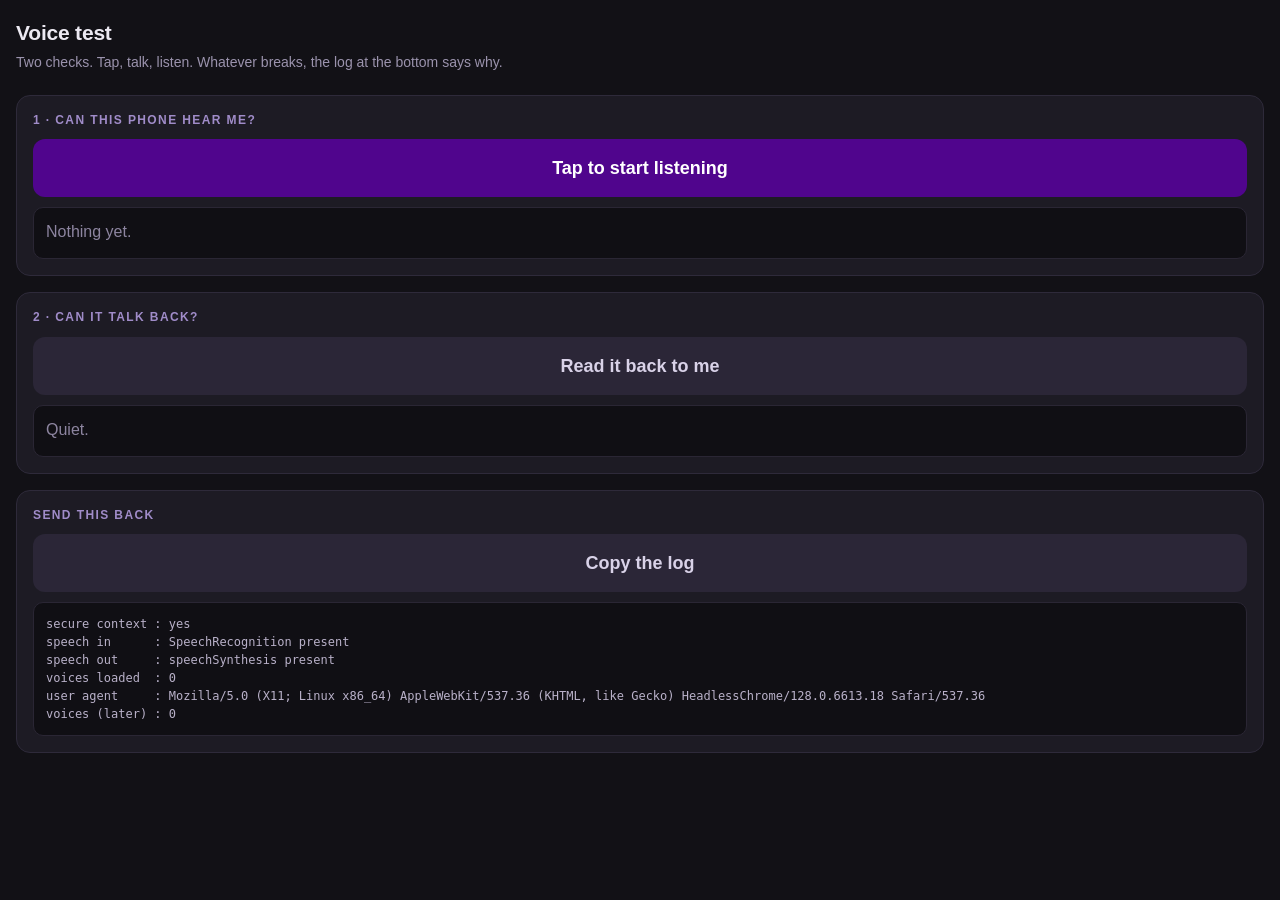
<file: index.html>
<!DOCTYPE html>
<html lang="en">
<head>
<meta charset="utf-8">
<meta name="viewport" content="width=device-width, initial-scale=1, viewport-fit=cover">
<title>Voice Test</title>
<style>
  :root { color-scheme: dark; }
  * { box-sizing: border-box; -webkit-tap-highlight-color: transparent; }
  body {
    margin: 0; padding: 18px 16px 60px;
    font: 17px/1.45 -apple-system, BlinkMacSystemFont, "Segoe UI", sans-serif;
    background: #121116; color: #ece9f2;
  }
  h1 { font-size: 21px; margin: 0 0 4px; letter-spacing: -0.2px; }
  .sub { color: #9b93ad; font-size: 14px; margin: 0 0 22px; }
  .card {
    background: #1d1b24; border: 1px solid #2e2a3a; border-radius: 14px;
    padding: 16px; margin: 0 0 16px;
  }
  .label { font-size: 12px; letter-spacing: 1.4px; text-transform: uppercase; color: #a08cc9; margin: 0 0 10px; font-weight: 600; }
  button {
    display: block; width: 100%; border: 0; border-radius: 12px;
    font: inherit; font-weight: 600; font-size: 18px; padding: 16px;
    background: #50058D; color: #fff; margin: 0 0 10px; cursor: pointer;
  }
  button:active { opacity: .82; }
  button.ghost { background: #2b2637; color: #d9d2e8; }
  button.on { background: #b3261e; }
  .out {
    background: #100f14; border: 1px solid #2a2634; border-radius: 10px;
    padding: 12px; min-height: 52px; font-size: 16px; word-break: break-word;
    white-space: pre-wrap; color: #f2eefb; margin: 6px 0 0;
  }
  .out.dim { color: #8d85a0; }
  pre.log {
    background: #100f14; border: 1px solid #2a2634; border-radius: 10px;
    padding: 12px; font-size: 12px; line-height: 1.5; overflow-x: auto;
    white-space: pre-wrap; word-break: break-word; color: #b9b1c9; margin: 0;
  }
  .pill { display: inline-block; font-size: 12px; padding: 3px 9px; border-radius: 99px; margin: 0 6px 6px 0; }
  .yes { background: #14401f; color: #7ee29a; }
  .no  { background: #401717; color: #ff9b9b; }
</style>
</head>
<body>

<h1>Voice test</h1>
<p class="sub">Two checks. Tap, talk, listen. Whatever breaks, the log at the bottom says why.</p>

<div class="card">
  <p class="label">1 &middot; Can this phone hear me?</p>
  <button id="talkBtn">Tap to start listening</button>
  <div class="out dim" id="heard">Nothing yet.</div>
</div>

<div class="card">
  <p class="label">2 &middot; Can it talk back?</p>
  <button id="speakBtn" class="ghost">Read it back to me</button>
  <div class="out dim" id="speaking">Quiet.</div>
</div>

<div class="card">
  <p class="label">Send this back</p>
  <button id="copyBtn" class="ghost">Copy the log</button>
  <pre class="log" id="log">starting…</pre>
</div>

<script>
(function () {
  var logEl = document.getElementById('log');
  var lines = [];
  function log(msg) {
    lines.push(msg);
    logEl.textContent = lines.join('\n');
  }

  var SR = window.SpeechRecognition || window.webkitSpeechRecognition;

  // ---- environment report ------------------------------------------------
  var voices = (window.speechSynthesis && window.speechSynthesis.getVoices()) || [];
  log('secure context : ' + (window.isSecureContext ? 'yes' : 'NO'));
  log('speech in      : ' + (SR ? 'SpeechRecognition present' : 'NOT SUPPORTED'));
  log('speech out     : ' + (window.speechSynthesis ? 'speechSynthesis present' : 'NOT SUPPORTED'));
  log('voices loaded  : ' + voices.length);
  log('user agent     : ' + navigator.userAgent);

  if (window.speechSynthesis) {
    // iOS fills the voice list asynchronously
    window.speechSynthesis.onvoiceschanged = function () {
      log('voices (later) : ' + window.speechSynthesis.getVoices().length);
    };
  }

  // ---- 1. hearing --------------------------------------------------------
  var heardEl = document.getElementById('heard');
  var talkBtn = document.getElementById('talkBtn');
  var rec = null;
  var listening = false;

  if (!SR) {
    heardEl.textContent = 'This browser will not listen. Safari should. Tell Dolman the log below.';
    talkBtn.disabled = true;
    talkBtn.textContent = 'Not available here';
  }

  talkBtn.addEventListener('click', function () {
    if (listening) { try { rec.stop(); } catch (e) {} return; }
    try {
      rec = new SR();
    } catch (e) {
      log('recognition ctor failed: ' + e.name + ' / ' + e.message);
      heardEl.textContent = 'Could not start: ' + e.name;
      return;
    }
    rec.lang = 'en-US';
    rec.continuous = true;
    rec.interimResults = true;
    rec.maxAlternatives = 1;

    var finalText = '';

    rec.onstart = function () {
      listening = true;
      talkBtn.textContent = 'Listening — tap to stop';
      talkBtn.classList.add('on');
      heardEl.classList.remove('dim');
      log('listening started');
    };

    rec.onresult = function (ev) {
      var interim = '';
      for (var i = ev.resultIndex; i < ev.results.length; i++) {
        var t = ev.results[i][0].transcript;
        if (ev.results[i].isFinal) { finalText += t + ' '; } else { interim += t; }
      }
      heardEl.textContent = (finalText + interim).trim() || '…';
      if (finalText) { window.__heard = finalText.trim(); }
    };

    rec.onerror = function (ev) {
      log('listening error : ' + ev.error);
      heardEl.textContent = 'Stopped: ' + ev.error;
    };

    rec.onend = function () {
      listening = false;
      talkBtn.textContent = 'Tap to start listening';
      talkBtn.classList.remove('on');
      log('listening ended');
      if (!finalText) { heardEl.textContent = 'Heard nothing that time.'; }
    };

    try {
      rec.start();
      log('recognition.start() called');
    } catch (e) {
      log('start() threw: ' + e.name + ' / ' + e.message);
      heardEl.textContent = 'Could not start: ' + e.name;
    }
  });

  // ---- 2. speaking -------------------------------------------------------
  var speakEl = document.getElementById('speaking');
  var synth = window.speechSynthesis;

  function speak(text) {
    if (!synth) { speakEl.textContent = 'This browser will not speak.'; return; }
    // iOS needs a user gesture and often one warmed-up call
    synth.cancel();
    var u = new SpeechSynthesisUtterance(text);
    u.rate = 1.0; u.pitch = 1.0; u.volume = 1.0;
    var v = synth.getVoices();
    if (v.length) {
      for (var i = 0; i < v.length; i++) {
        if (/en[-_]US/i.test(v[i].lang)) { u.voice = v[i]; break; }
      }
    }
    u.onstart = function () { speakEl.classList.remove('dim'); speakEl.textContent = 'Speaking…'; log('speak started'); };
    u.onend   = function () { speakEl.textContent = 'Finished.'; log('speak finished'); };
    u.onerror = function (ev) { speakEl.textContent = 'Speech error: ' + (ev.error || 'unknown'); log('speak error: ' + (ev.error || 'unknown')); };
    synth.speak(u);
    setTimeout(function () {
      if (synth.speaking) { log('still speaking after 400ms: yes'); }
      else { log('still speaking after 400ms: no'); }
    }, 400);
  }

  document.getElementById('speakBtn').addEventListener('click', function () {
    var t = (window.__heard && window.__heard.length) ? window.__heard
          : 'Dolman here. If you can hear this, the phone can talk.';
    log('speak text: ' + t);
    speak(t);
  });

  // ---- send the log back -------------------------------------------------
  document.getElementById('copyBtn').addEventListener('click', function () {
    var payload = 'VOICE TEST LOG\n' + lines.join('\n');
    if (navigator.clipboard && navigator.clipboard.writeText) {
      navigator.clipboard.writeText(payload).then(
        function () { copyBtn.textContent = 'Copied — paste it to Dolman'; },
        function () { copyBtn.textContent = 'Copy failed — read it off the screen'; }
      );
    } else {
      copyBtn.textContent = 'Copy unsupported — read it off the screen';
    }
  });
})();
</script>
</body>
</html>
</file>
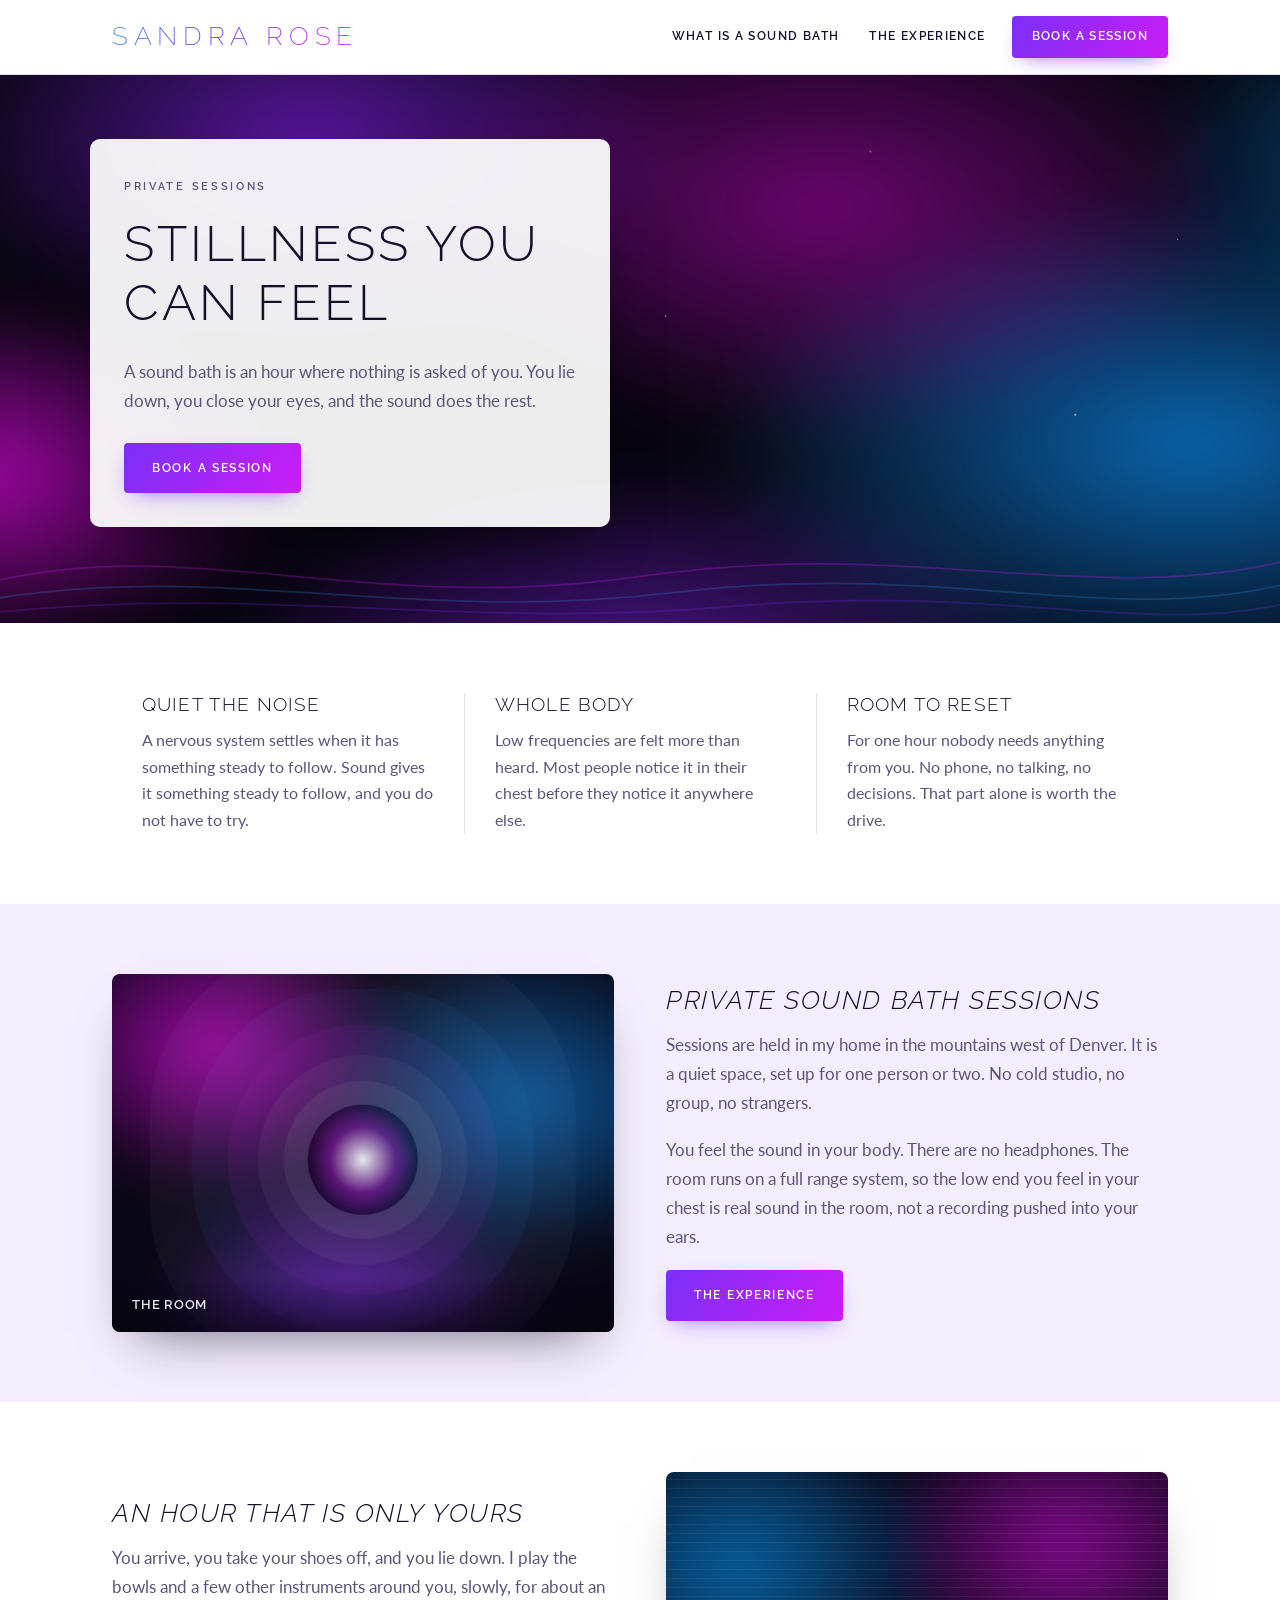
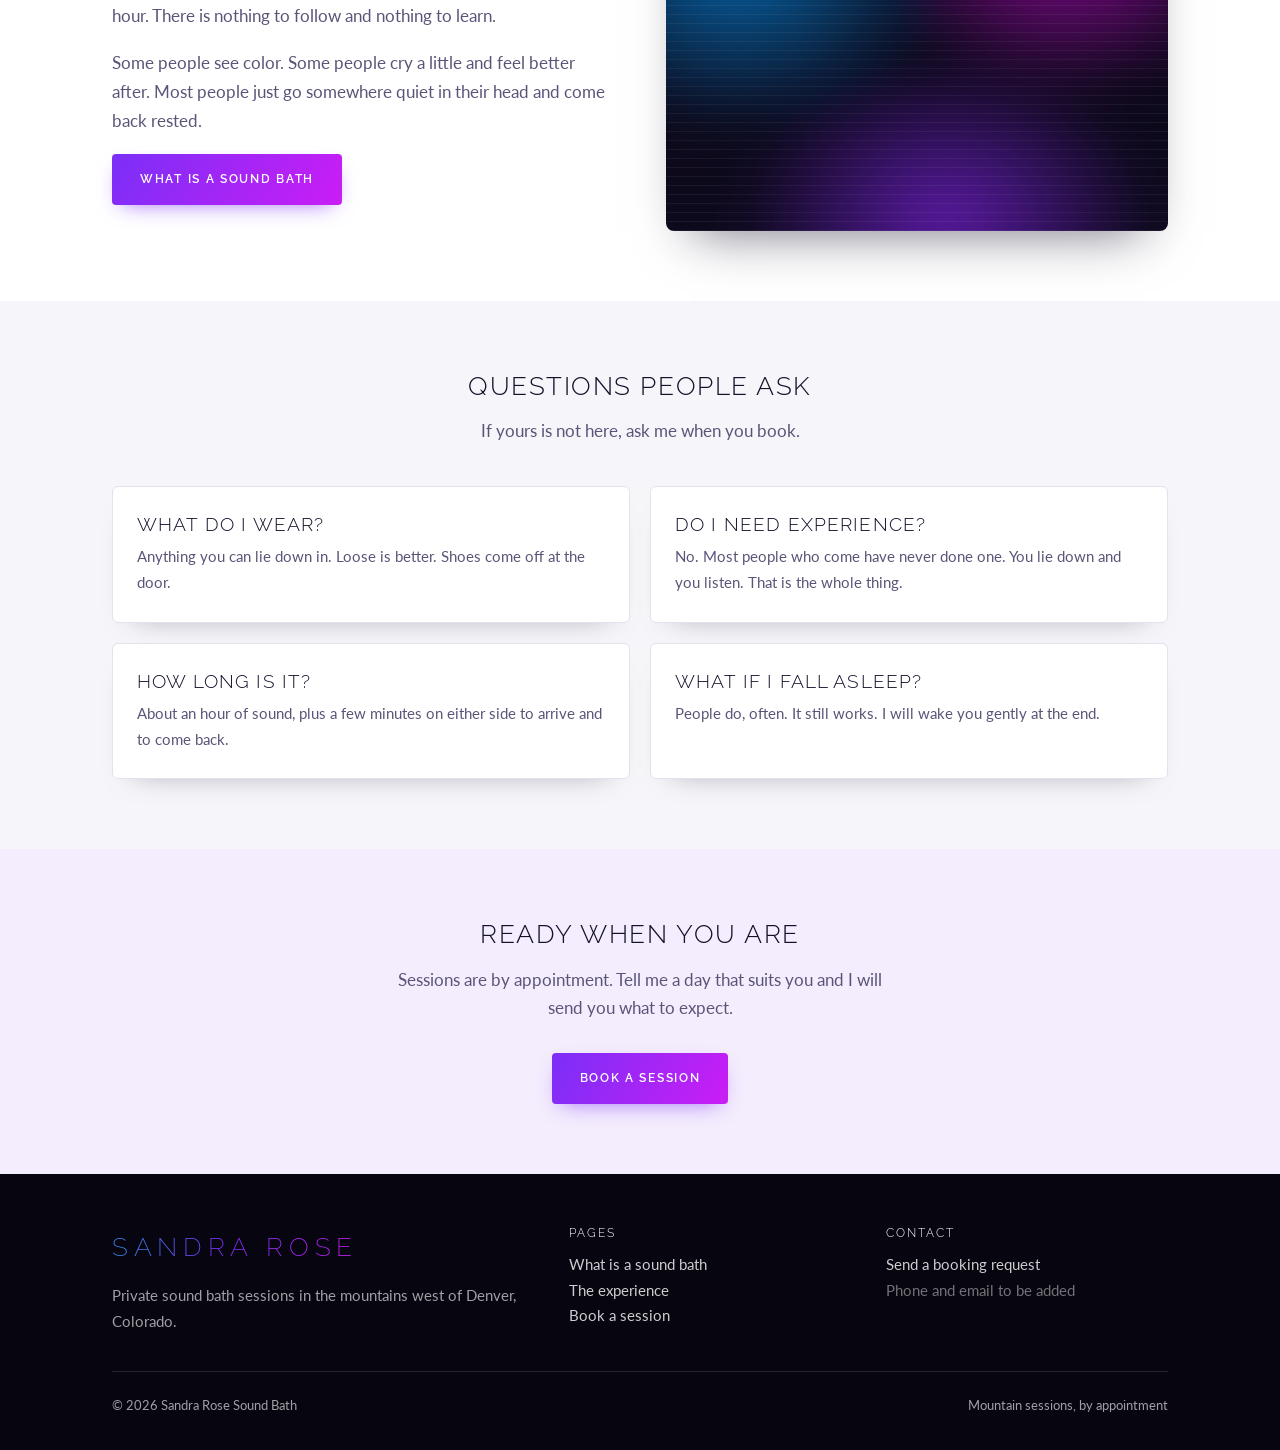
<file: soundbath/index.html>
<!DOCTYPE html>
<html lang="en">
<head>
<meta charset="utf-8">
<meta name="viewport" content="width=device-width, initial-scale=1">
<title>Sandra Rose Sound Bath</title>
<meta name="description" content="Private sound bath sessions in the mountains west of Denver. One person or two, no group, no headphones. You lie down and the sound does the rest.">
<link rel="preconnect" href="https://fonts.googleapis.com">
<link rel="preconnect" href="https://fonts.gstatic.com" crossorigin>
<link href="https://fonts.googleapis.com/css2?family=Lato:wght@400;700&family=Raleway:wght@200;300;600&display=swap" rel="stylesheet">
<link rel="stylesheet" href="site.css">
</head>
<body>
<a class="skip" href="#main">Skip to content</a>

<header class="site-head">
  <div class="wrap head-in">
    <a class="brand" href="index.html">Sandra&nbsp;Rose</a>
    <button class="burger" id="burger" aria-label="Menu"><span></span><span></span><span></span></button>
    <nav class="nav" id="nav">
      <a href="what-is-a-sound-bath.html">What is a sound bath</a>
      <a href="the-experience.html">The experience</a>
      <a class="cta" href="book.html">Book a session</a>
    </nav>
  </div>
</header>

<main id="main">

  <!-- HERO -->
  <section class="cosmos">
    <div class="wrap hero">
      <div class="hero-card">
        <p class="eyebrow">Private sessions</p>
        <h1>Stillness you can feel</h1>
        <p>A sound bath is an hour where nothing is asked of you. You lie down, you close your eyes, and the sound does the rest.</p>
        <a class="btn" href="book.html">Book a session</a>
      </div>
    </div>
    <svg class="waves" viewBox="0 0 1440 140" preserveAspectRatio="none" aria-hidden="true">
      <path d="M0,90 C220,40 420,130 720,86 C1020,42 1220,120 1440,70" fill="none" stroke="rgba(202,29,245,.55)" stroke-width="2"/>
      <path d="M0,110 C260,70 460,140 760,104 C1060,68 1240,142 1440,96" fill="none" stroke="rgba(47,143,228,.5)" stroke-width="2"/>
      <path d="M0,126 C300,96 520,146 820,120 C1120,94 1280,152 1440,118" fill="none" stroke="rgba(123,47,247,.45)" stroke-width="2"/>
    </svg>
  </section>

  <!-- THREE -->
  <section class="band">
    <div class="wrap">
      <div class="trio">
        <div>
          <h3>Quiet the noise</h3>
          <p>A nervous system settles when it has something steady to follow. Sound gives it something steady to follow, and you do not have to try.</p>
        </div>
        <div>
          <h3>Whole body</h3>
          <p>Low frequencies are felt more than heard. Most people notice it in their chest before they notice it anywhere else.</p>
        </div>
        <div>
          <h3>Room to reset</h3>
          <p>For one hour nobody needs anything from you. No phone, no talking, no decisions. That part alone is worth the drive.</p>
        </div>
      </div>
    </div>
  </section>

  <!-- PRIVATE SESSIONS -->
  <section class="band lav">
    <div class="wrap split">
      <div class="art bowl"><span class="art-cap">The room</span></div>
      <div>
        <h2>Private sound bath sessions</h2>
        <p>Sessions are held in my home in the mountains west of Denver. It is a quiet space, set up for one person or two. No cold studio, no group, no strangers.</p>
        <p>You feel the sound in your body. There are no headphones. The room runs on a full range system, so the low end you feel in your chest is real sound in the room, not a recording pushed into your ears.</p>
        <a class="btn" href="the-experience.html">The experience</a>
      </div>
    </div>
  </section>

  <!-- WHAT IT IS LIKE -->
  <section class="band">
    <div class="wrap split flip">
      <div class="art cool"></div>
      <div>
        <h2>An hour that is only yours</h2>
        <p>You arrive, you take your shoes off, and you lie down. I play the bowls and a few other instruments around you, slowly, for about an hour. There is nothing to follow and nothing to learn.</p>
        <p>Some people see color. Some people cry a little and feel better after. Most people just go somewhere quiet in their head and come back rested.</p>
        <a class="btn" href="what-is-a-sound-bath.html">What is a sound bath</a>
      </div>
    </div>
  </section>

  <!-- FAQ -->
  <section class="band mist">
    <div class="wrap">
      <h2 class="center">Questions people ask</h2>
      <p class="center" style="max-width:560px;margin:0 auto 40px;">If yours is not here, ask me when you book.</p>
      <div class="grid2">
        <div class="card">
          <h3>What do I wear?</h3>
          <p>Anything you can lie down in. Loose is better. Shoes come off at the door.</p>
        </div>
        <div class="card">
          <h3>Do I need experience?</h3>
          <p>No. Most people who come have never done one. You lie down and you listen. That is the whole thing.</p>
        </div>
        <div class="card">
          <h3>How long is it?</h3>
          <p>About an hour of sound, plus a few minutes on either side to arrive and to come back.</p>
        </div>
        <div class="card">
          <h3>What if I fall asleep?</h3>
          <p>People do, often. It still works. I will wake you gently at the end.</p>
        </div>
      </div>
    </div>
  </section>

  <!-- CLOSE -->
  <section class="band lav">
    <div class="wrap center">
      <h2>Ready when you are</h2>
      <p style="max-width:520px;margin:0 auto 30px;">Sessions are by appointment. Tell me a day that suits you and I will send you what to expect.</p>
      <a class="btn" href="book.html">Book a session</a>
    </div>
  </section>

</main>

<footer class="site-foot">
  <div class="wrap">
    <div class="foot-grid">
      <div>
        <span class="brand">Sandra&nbsp;Rose</span>
        <p style="margin:0;">Private sound bath sessions in the mountains west of Denver, Colorado.</p>
      </div>
      <div>
        <h4>Pages</h4>
        <p class="mb0">
          <a href="what-is-a-sound-bath.html">What is a sound bath</a><br>
          <a href="the-experience.html">The experience</a><br>
          <a href="book.html">Book a session</a>
        </p>
      </div>
      <div>
        <h4>Contact</h4>
        <p class="mb0">
          <a href="book.html">Send a booking request</a><br>
          <span style="opacity:.7;">Phone and email to be added</span>
        </p>
      </div>
    </div>
    <div class="foot-bar">
      <span>&copy; 2026 Sandra Rose Sound Bath</span>
      <span>Mountain sessions, by appointment</span>
    </div>
  </div>
</footer>

<script>
document.getElementById('burger').addEventListener('click',function(){
  document.getElementById('nav').classList.toggle('open');
});
</script>
</body>
</html>
</file>
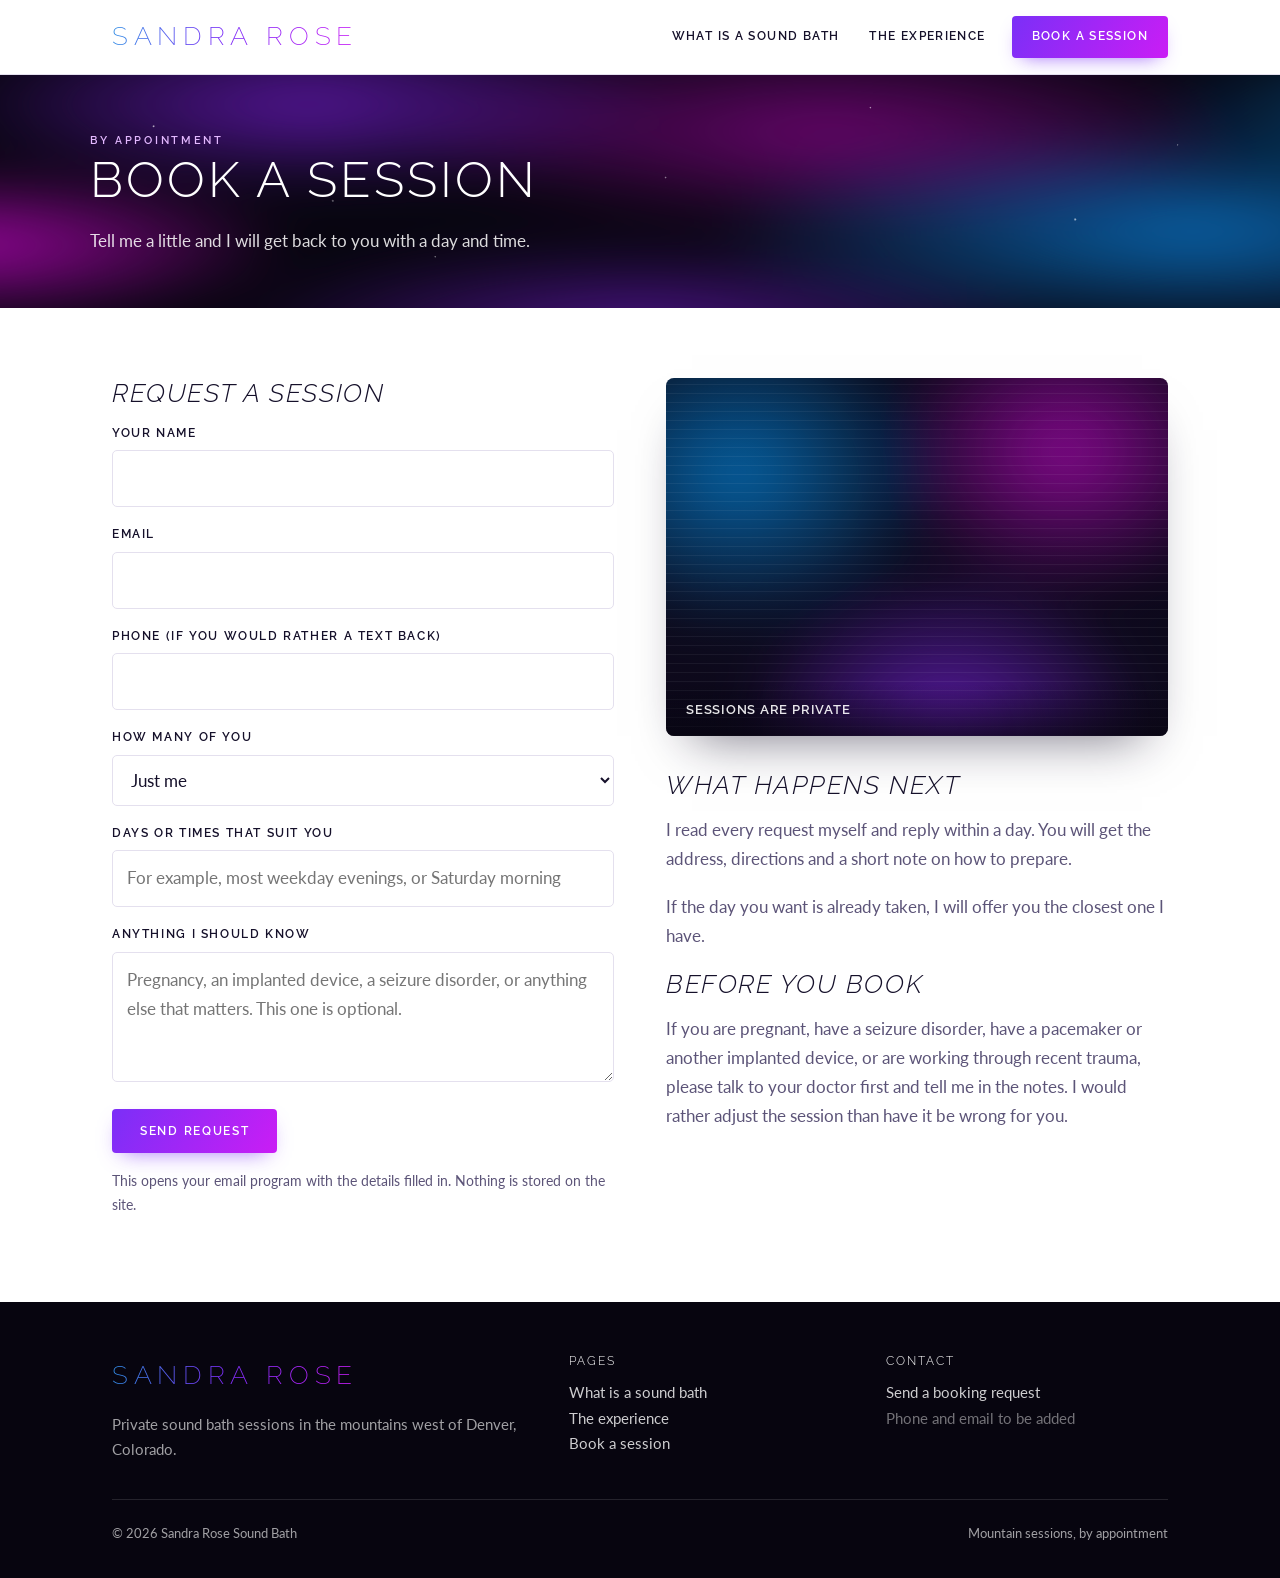
<file: soundbath/book.html>
<!DOCTYPE html>
<html lang="en">
<head>
<meta charset="utf-8">
<meta name="viewport" content="width=device-width, initial-scale=1">
<title>Book a session &middot; Sandra Rose Sound Bath</title>
<meta name="description" content="Request a private sound bath session in the mountains west of Denver. Tell me a day that suits you and I will send the address and what to expect.">
<link rel="preconnect" href="https://fonts.googleapis.com">
<link rel="preconnect" href="https://fonts.gstatic.com" crossorigin>
<link href="https://fonts.googleapis.com/css2?family=Lato:wght@400;700&family=Raleway:wght@200;300;600&display=swap" rel="stylesheet">
<link rel="stylesheet" href="site.css">
</head>
<body>
<a class="skip" href="#main">Skip to content</a>

<header class="site-head">
  <div class="wrap head-in">
    <a class="brand" href="index.html">Sandra&nbsp;Rose</a>
    <button class="burger" id="burger" aria-label="Menu"><span></span><span></span><span></span></button>
    <nav class="nav" id="nav">
      <a href="what-is-a-sound-bath.html">What is a sound bath</a>
      <a href="the-experience.html">The experience</a>
      <a class="cta" href="book.html">Book a session</a>
    </nav>
  </div>
</header>

<main id="main">

  <section class="cosmos">
    <div class="wrap page-head">
      <p class="eyebrow" style="color:#e3b8ff;">By appointment</p>
      <h1>Book a session</h1>
      <p>Tell me a little and I will get back to you with a day and time.</p>
    </div>
  </section>

  <section class="band">
    <div class="wrap split" style="align-items:start;">
      <div>
        <h2 class="mt0">Request a session</h2>
        <form class="form" id="bookForm" novalidate>
          <div class="field">
            <label for="name">Your name</label>
            <input id="name" name="name" type="text" autocomplete="name" required>
          </div>
          <div class="field">
            <label for="email">Email</label>
            <input id="email" name="email" type="email" autocomplete="email" required>
          </div>
          <div class="field">
            <label for="phone">Phone (if you would rather a text back)</label>
            <input id="phone" name="phone" type="tel" autocomplete="tel">
          </div>
          <div class="field">
            <label for="people">How many of you</label>
            <select id="people" name="people">
              <option>Just me</option>
              <option>Two of us</option>
            </select>
          </div>
          <div class="field">
            <label for="when">Days or times that suit you</label>
            <input id="when" name="when" type="text" placeholder="For example, most weekday evenings, or Saturday morning">
          </div>
          <div class="field">
            <label for="notes">Anything I should know</label>
            <textarea id="notes" name="notes" placeholder="Pregnancy, an implanted device, a seizure disorder, or anything else that matters. This one is optional."></textarea>
          </div>
          <button class="btn" type="submit">Send request</button>
          <p class="note" id="formNote" style="margin-top:16px;">This opens your email program with the details filled in. Nothing is stored on the site.</p>
        </form>
      </div>

      <div>
        <div class="art cool"><span class="art-cap">Sessions are private</span></div>
        <h2 style="margin-top:34px;">What happens next</h2>
        <p>I read every request myself and reply within a day. You will get the address, directions and a short note on how to prepare.</p>
        <p>If the day you want is already taken, I will offer you the closest one I have.</p>
        <h2>Before you book</h2>
        <p>If you are pregnant, have a seizure disorder, have a pacemaker or another implanted device, or are working through recent trauma, please talk to your doctor first and tell me in the notes. I would rather adjust the session than have it be wrong for you.</p>
      </div>
    </div>
  </section>

</main>

<footer class="site-foot">
  <div class="wrap">
    <div class="foot-grid">
      <div>
        <span class="brand">Sandra&nbsp;Rose</span>
        <p style="margin:0;">Private sound bath sessions in the mountains west of Denver, Colorado.</p>
      </div>
      <div>
        <h4>Pages</h4>
        <p class="mb0">
          <a href="what-is-a-sound-bath.html">What is a sound bath</a><br>
          <a href="the-experience.html">The experience</a><br>
          <a href="book.html">Book a session</a>
        </p>
      </div>
      <div>
        <h4>Contact</h4>
        <p class="mb0">
          <a href="book.html">Send a booking request</a><br>
          <span style="opacity:.7;">Phone and email to be added</span>
        </p>
      </div>
    </div>
    <div class="foot-bar">
      <span>&copy; 2026 Sandra Rose Sound Bath</span>
      <span>Mountain sessions, by appointment</span>
    </div>
  </div>
</footer>

<script>
/* CHANGE THIS EMAIL when Sandra picks her contact address. */
var BOOKING_EMAIL = "hello@example.com";

document.getElementById('burger').addEventListener('click',function(){
  document.getElementById('nav').classList.toggle('open');
});

document.getElementById('bookForm').addEventListener('submit',function(e){
  e.preventDefault();
  var f = e.target;
  var lines = [
    'Name: '      + f.name.value,
    'Email: '     + f.email.value,
    'Phone: '     + f.phone.value,
    'People: '    + f.people.value,
    'Days: '      + f.when.value,
    'Notes: '     + f.notes.value
  ];
  var subject = encodeURIComponent('Sound bath session request from ' + f.name.value);
  var body    = encodeURIComponent(lines.join('\n'));
  window.location.href = 'mailto:' + BOOKING_EMAIL + '?subject=' + subject + '&body=' + body;
});
</script>
</body>
</html>
</file>
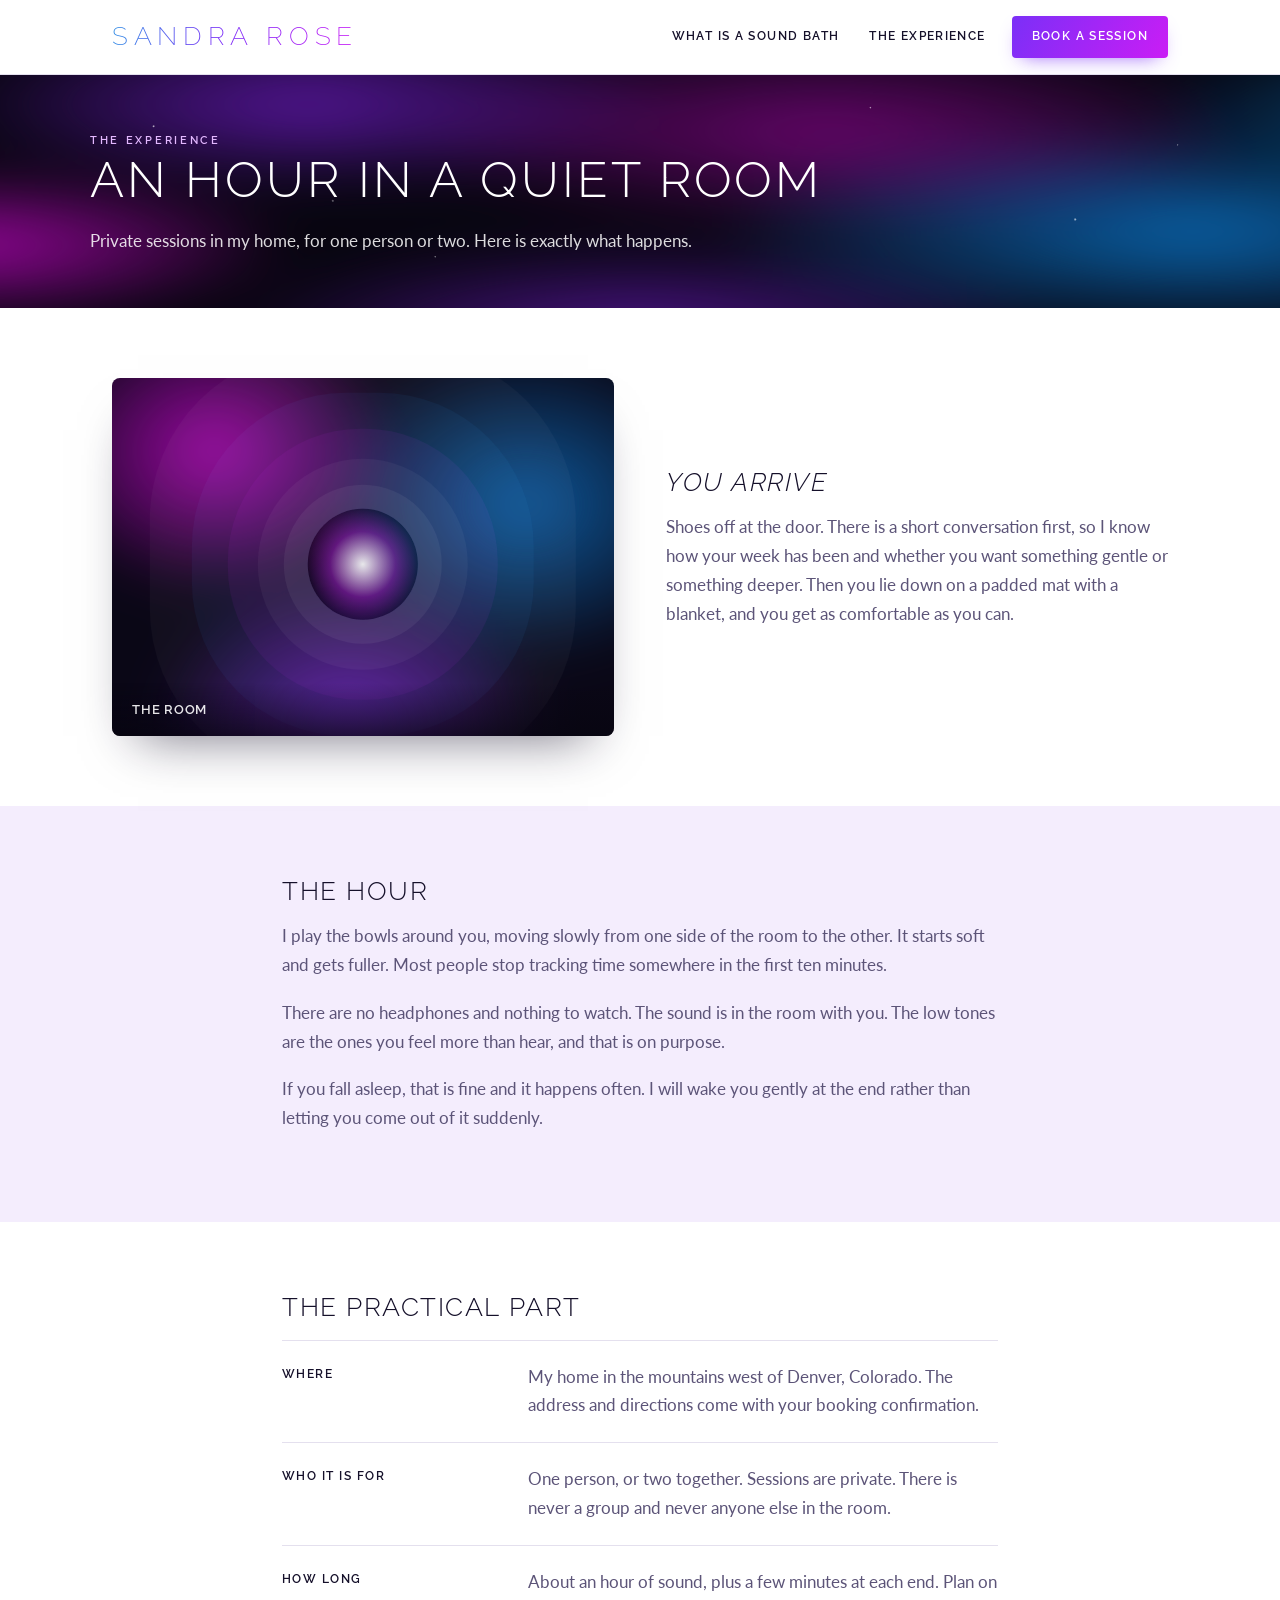
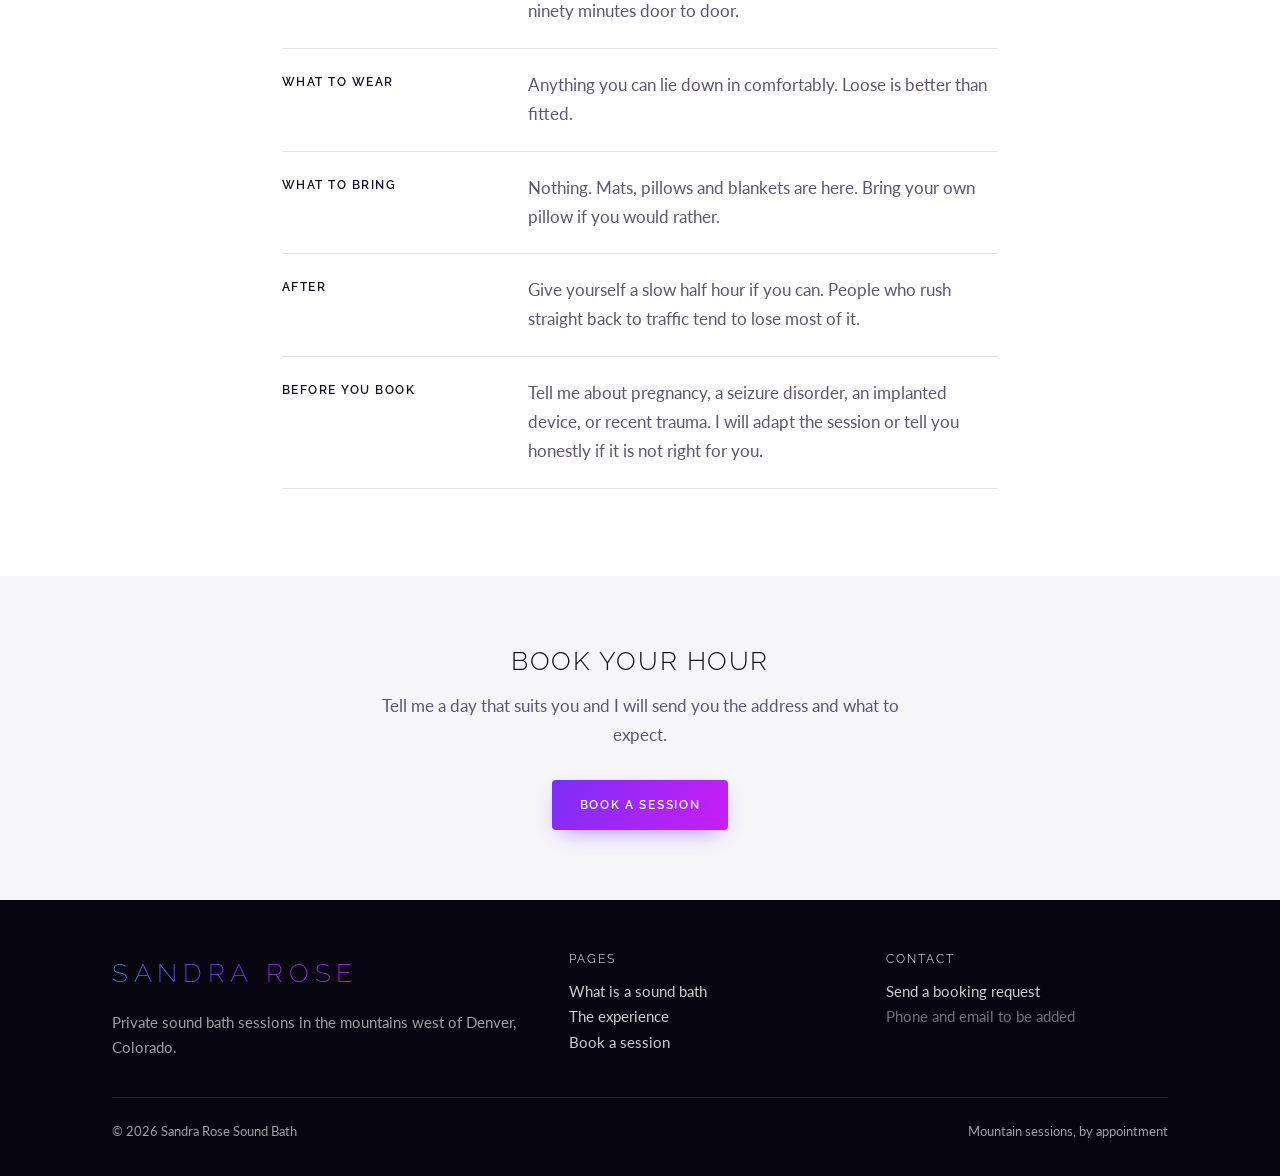
<file: soundbath/the-experience.html>
<!DOCTYPE html>
<html lang="en">
<head>
<meta charset="utf-8">
<meta name="viewport" content="width=device-width, initial-scale=1">
<title>The experience &middot; Sandra Rose Sound Bath</title>
<meta name="description" content="What a private session is like from the moment you arrive. The room, the sound, how long it runs, and what to bring.">
<link rel="preconnect" href="https://fonts.googleapis.com">
<link rel="preconnect" href="https://fonts.gstatic.com" crossorigin>
<link href="https://fonts.googleapis.com/css2?family=Lato:wght@400;700&family=Raleway:wght@200;300;600&display=swap" rel="stylesheet">
<link rel="stylesheet" href="site.css">
</head>
<body>
<a class="skip" href="#main">Skip to content</a>

<header class="site-head">
  <div class="wrap head-in">
    <a class="brand" href="index.html">Sandra&nbsp;Rose</a>
    <button class="burger" id="burger" aria-label="Menu"><span></span><span></span><span></span></button>
    <nav class="nav" id="nav">
      <a href="what-is-a-sound-bath.html">What is a sound bath</a>
      <a href="the-experience.html">The experience</a>
      <a class="cta" href="book.html">Book a session</a>
    </nav>
  </div>
</header>

<main id="main">

  <section class="cosmos">
    <div class="wrap page-head">
      <p class="eyebrow" style="color:#e3b8ff;">The experience</p>
      <h1>An hour in a quiet room</h1>
      <p>Private sessions in my home, for one person or two. Here is exactly what happens.</p>
    </div>
  </section>

  <section class="band">
    <div class="wrap split">
      <div class="art bowl"><span class="art-cap">The room</span></div>
      <div>
        <h2>You arrive</h2>
        <p>Shoes off at the door. There is a short conversation first, so I know how your week has been and whether you want something gentle or something deeper. Then you lie down on a padded mat with a blanket, and you get as comfortable as you can.</p>
      </div>
    </div>
  </section>

  <section class="band lav">
    <div class="wrap prose">
      <h2>The hour</h2>
      <p>I play the bowls around you, moving slowly from one side of the room to the other. It starts soft and gets fuller. Most people stop tracking time somewhere in the first ten minutes.</p>
      <p>There are no headphones and nothing to watch. The sound is in the room with you. The low tones are the ones you feel more than hear, and that is on purpose.</p>
      <p>If you fall asleep, that is fine and it happens often. I will wake you gently at the end rather than letting you come out of it suddenly.</p>
    </div>
  </section>

  <section class="band">
    <div class="wrap prose">
      <h2>The practical part</h2>
      <dl class="rows">
        <div class="row"><dt>Where</dt><dd>My home in the mountains west of Denver, Colorado. The address and directions come with your booking confirmation.</dd></div>
        <div class="row"><dt>Who it is for</dt><dd>One person, or two together. Sessions are private. There is never a group and never anyone else in the room.</dd></div>
        <div class="row"><dt>How long</dt><dd>About an hour of sound, plus a few minutes at each end. Plan on ninety minutes door to door.</dd></div>
        <div class="row"><dt>What to wear</dt><dd>Anything you can lie down in comfortably. Loose is better than fitted.</dd></div>
        <div class="row"><dt>What to bring</dt><dd>Nothing. Mats, pillows and blankets are here. Bring your own pillow if you would rather.</dd></div>
        <div class="row"><dt>After</dt><dd>Give yourself a slow half hour if you can. People who rush straight back to traffic tend to lose most of it.</dd></div>
        <div class="row"><dt>Before you book</dt><dd>Tell me about pregnancy, a seizure disorder, an implanted device, or recent trauma. I will adapt the session or tell you honestly if it is not right for you.</dd></div>
      </dl>
    </div>
  </section>

  <section class="band mist">
    <div class="wrap center">
      <h2>Book your hour</h2>
      <p style="max-width:520px;margin:0 auto 30px;">Tell me a day that suits you and I will send you the address and what to expect.</p>
      <a class="btn" href="book.html">Book a session</a>
    </div>
  </section>

</main>

<footer class="site-foot">
  <div class="wrap">
    <div class="foot-grid">
      <div>
        <span class="brand">Sandra&nbsp;Rose</span>
        <p style="margin:0;">Private sound bath sessions in the mountains west of Denver, Colorado.</p>
      </div>
      <div>
        <h4>Pages</h4>
        <p class="mb0">
          <a href="what-is-a-sound-bath.html">What is a sound bath</a><br>
          <a href="the-experience.html">The experience</a><br>
          <a href="book.html">Book a session</a>
        </p>
      </div>
      <div>
        <h4>Contact</h4>
        <p class="mb0">
          <a href="book.html">Send a booking request</a><br>
          <span style="opacity:.7;">Phone and email to be added</span>
        </p>
      </div>
    </div>
    <div class="foot-bar">
      <span>&copy; 2026 Sandra Rose Sound Bath</span>
      <span>Mountain sessions, by appointment</span>
    </div>
  </div>
</footer>

<script>
document.getElementById('burger').addEventListener('click',function(){
  document.getElementById('nav').classList.toggle('open');
});
</script>
</body>
</html>
</file>
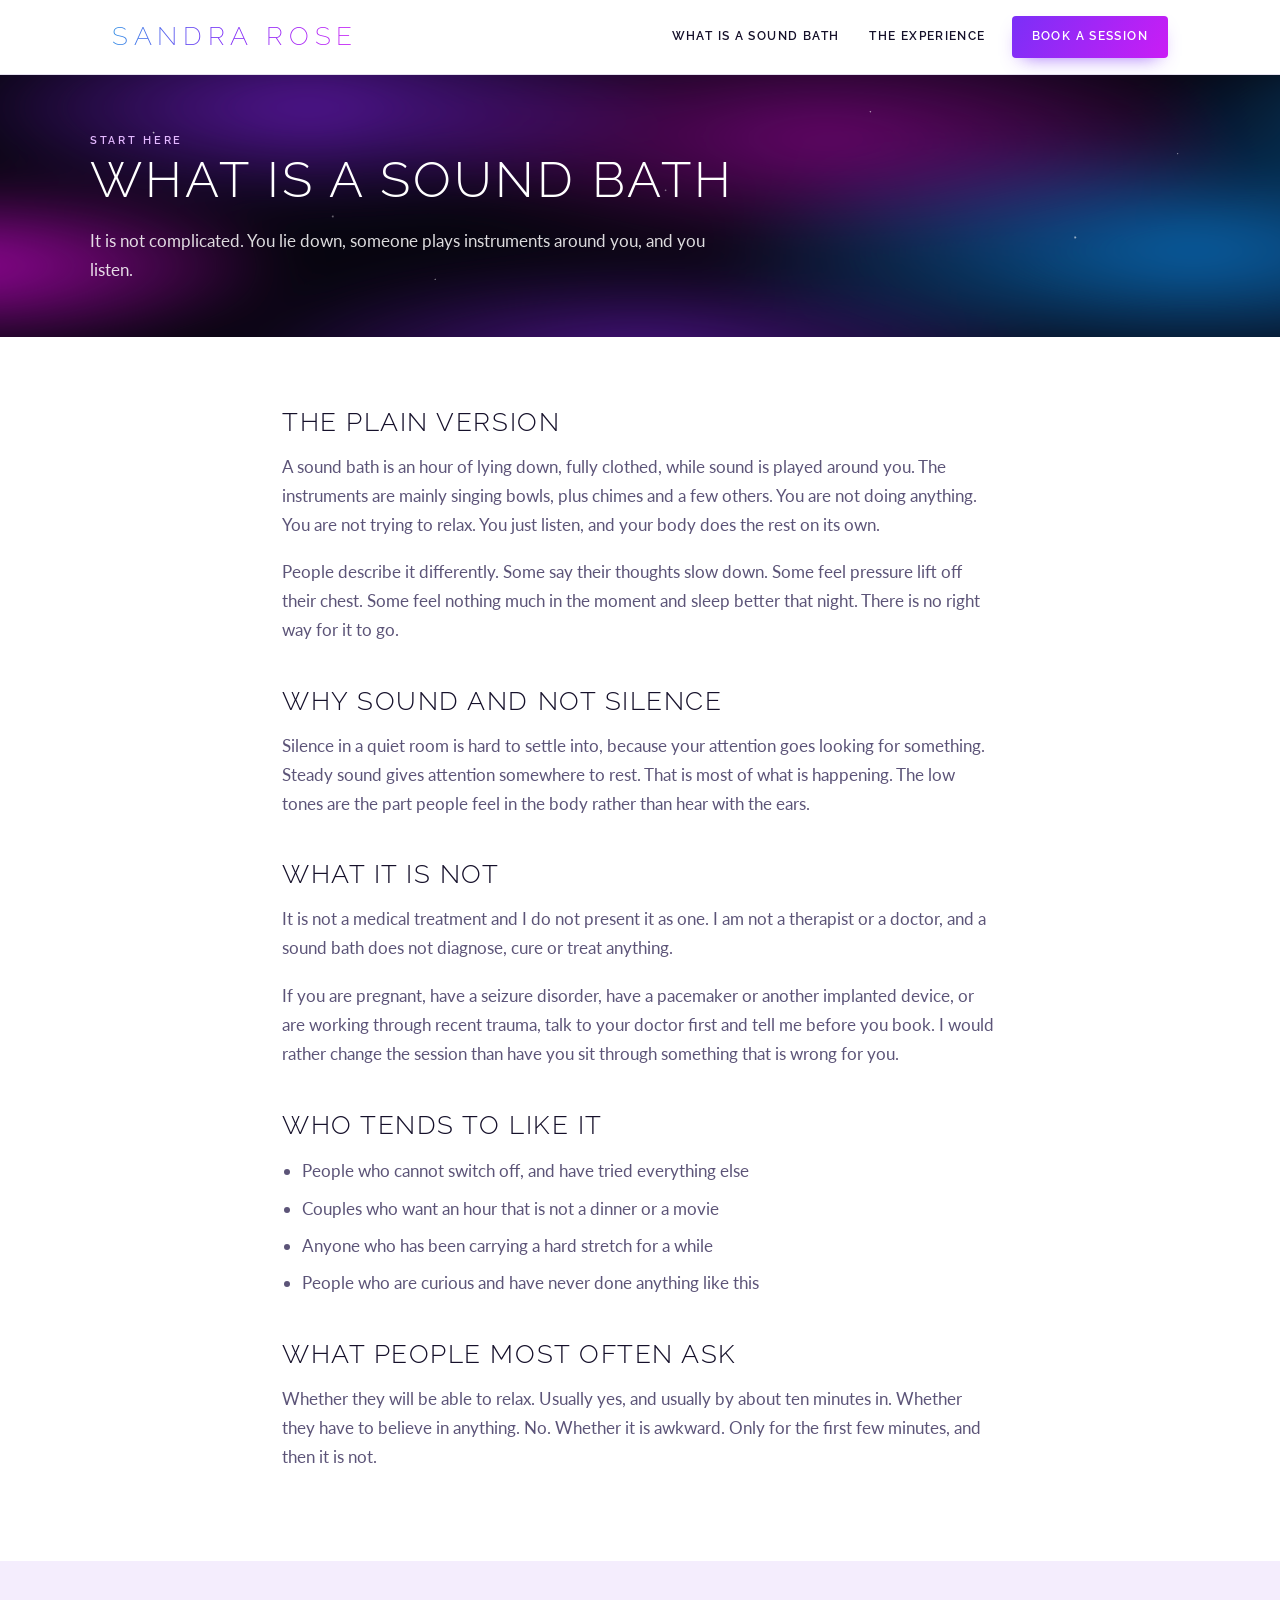
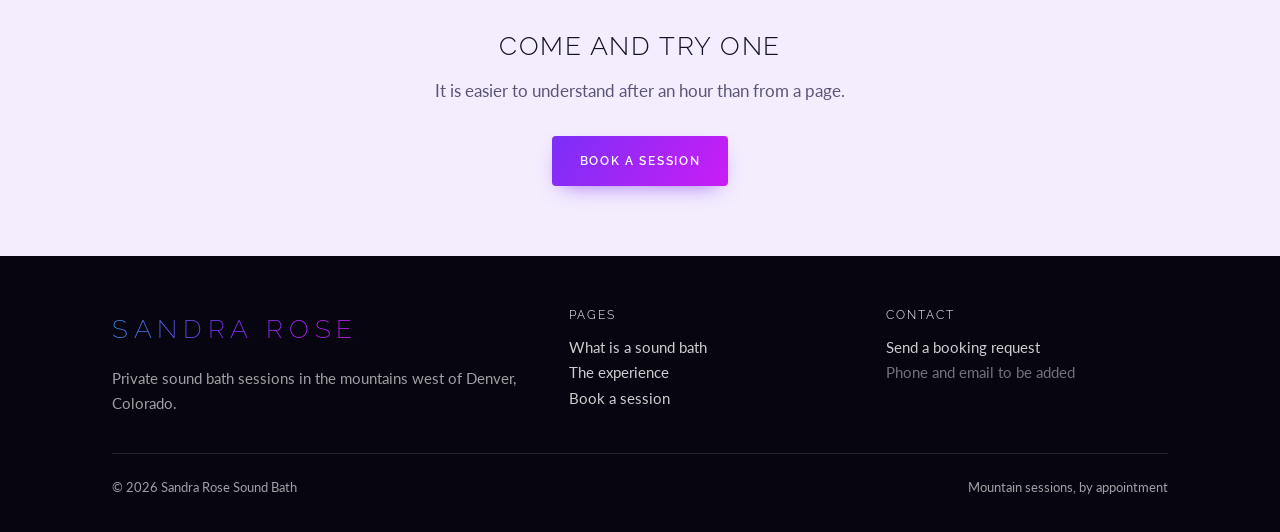
<file: soundbath/what-is-a-sound-bath.html>
<!DOCTYPE html>
<html lang="en">
<head>
<meta charset="utf-8">
<meta name="viewport" content="width=device-width, initial-scale=1">
<title>What is a sound bath &middot; Sandra Rose Sound Bath</title>
<meta name="description" content="What happens in a sound bath, what it is not, and who it suits. Plain answers from a private sound bath practice in the mountains west of Denver.">
<link rel="preconnect" href="https://fonts.googleapis.com">
<link rel="preconnect" href="https://fonts.gstatic.com" crossorigin>
<link href="https://fonts.googleapis.com/css2?family=Lato:wght@400;700&family=Raleway:wght@200;300;600&display=swap" rel="stylesheet">
<link rel="stylesheet" href="site.css">
</head>
<body>
<a class="skip" href="#main">Skip to content</a>

<header class="site-head">
  <div class="wrap head-in">
    <a class="brand" href="index.html">Sandra&nbsp;Rose</a>
    <button class="burger" id="burger" aria-label="Menu"><span></span><span></span><span></span></button>
    <nav class="nav" id="nav">
      <a href="what-is-a-sound-bath.html">What is a sound bath</a>
      <a href="the-experience.html">The experience</a>
      <a class="cta" href="book.html">Book a session</a>
    </nav>
  </div>
</header>

<main id="main">

  <section class="cosmos">
    <div class="wrap page-head">
      <p class="eyebrow" style="color:#e3b8ff;">Start here</p>
      <h1>What is a sound bath</h1>
      <p>It is not complicated. You lie down, someone plays instruments around you, and you listen.</p>
    </div>
  </section>

  <section class="band">
    <div class="wrap prose">
      <h2>The plain version</h2>
      <p>A sound bath is an hour of lying down, fully clothed, while sound is played around you. The instruments are mainly singing bowls, plus chimes and a few others. You are not doing anything. You are not trying to relax. You just listen, and your body does the rest on its own.</p>
      <p>People describe it differently. Some say their thoughts slow down. Some feel pressure lift off their chest. Some feel nothing much in the moment and sleep better that night. There is no right way for it to go.</p>

      <h2>Why sound and not silence</h2>
      <p>Silence in a quiet room is hard to settle into, because your attention goes looking for something. Steady sound gives attention somewhere to rest. That is most of what is happening. The low tones are the part people feel in the body rather than hear with the ears.</p>

      <h2>What it is not</h2>
      <p>It is not a medical treatment and I do not present it as one. I am not a therapist or a doctor, and a sound bath does not diagnose, cure or treat anything.</p>
      <p>If you are pregnant, have a seizure disorder, have a pacemaker or another implanted device, or are working through recent trauma, talk to your doctor first and tell me before you book. I would rather change the session than have you sit through something that is wrong for you.</p>

      <h2>Who tends to like it</h2>
      <ul>
        <li>People who cannot switch off, and have tried everything else</li>
        <li>Couples who want an hour that is not a dinner or a movie</li>
        <li>Anyone who has been carrying a hard stretch for a while</li>
        <li>People who are curious and have never done anything like this</li>
      </ul>

      <h2>What people most often ask</h2>
      <p>Whether they will be able to relax. Usually yes, and usually by about ten minutes in. Whether they have to believe in anything. No. Whether it is awkward. Only for the first few minutes, and then it is not.</p>
    </div>
  </section>

  <section class="band lav">
    <div class="wrap center">
      <h2>Come and try one</h2>
      <p style="max-width:520px;margin:0 auto 30px;">It is easier to understand after an hour than from a page.</p>
      <a class="btn" href="book.html">Book a session</a>
    </div>
  </section>

</main>

<footer class="site-foot">
  <div class="wrap">
    <div class="foot-grid">
      <div>
        <span class="brand">Sandra&nbsp;Rose</span>
        <p style="margin:0;">Private sound bath sessions in the mountains west of Denver, Colorado.</p>
      </div>
      <div>
        <h4>Pages</h4>
        <p class="mb0">
          <a href="what-is-a-sound-bath.html">What is a sound bath</a><br>
          <a href="the-experience.html">The experience</a><br>
          <a href="book.html">Book a session</a>
        </p>
      </div>
      <div>
        <h4>Contact</h4>
        <p class="mb0">
          <a href="book.html">Send a booking request</a><br>
          <span style="opacity:.7;">Phone and email to be added</span>
        </p>
      </div>
    </div>
    <div class="foot-bar">
      <span>&copy; 2026 Sandra Rose Sound Bath</span>
      <span>Mountain sessions, by appointment</span>
    </div>
  </div>
</footer>

<script>
document.getElementById('burger').addEventListener('click',function(){
  document.getElementById('nav').classList.toggle('open');
});
</script>
</body>
</html>
</file>
<file: soundbath/site.css>
/* Sandra Rose Sound Bath: site styles */

:root{
  --ink:#15102a;
  --muted:#5c5478;
  --violet:#7b2ff7;
  --magenta:#ca1df5;
  --blue:#2f8fe4;
  --cyan:#0693e3;
  --lav:#f4edfd;
  --mist:#f6f5f9;
  --line:#e4e0ee;
  --white:#ffffff;
  --wrap:1100px;
}

*{box-sizing:border-box;}
html{-webkit-text-size-adjust:100%;scroll-behavior:smooth;}
body{
  margin:0;
  font-family:Lato,"Helvetica Neue",Helvetica,Arial,sans-serif;
  font-size:17px;
  line-height:1.7;
  color:var(--muted);
  background:var(--white);
  -webkit-font-smoothing:antialiased;
}
img{max-width:100%;display:block;}
a{color:var(--blue);text-decoration:none;}
a:hover{text-decoration:underline;}

h1,h2,h3,h4{
  font-family:Raleway,"Helvetica Neue",Helvetica,Arial,sans-serif;
  color:var(--ink);
  font-weight:300;
  letter-spacing:.06em;
  text-transform:uppercase;
  margin:0 0 .6em;
  line-height:1.2;
}
h1{font-size:clamp(1.9rem,6vw,3.1rem);}
h2{font-size:clamp(1.25rem,3.4vw,1.6rem);}
h3{font-size:clamp(1.05rem,2.6vw,1.2rem);}
p{margin:0 0 1.1em;}
.lede{font-size:1.06rem;}

.wrap{width:100%;max-width:var(--wrap);margin:0 auto;padding:0 22px;}
.center{text-align:center;}

/* ---------- buttons ---------- */
.btn{
  display:inline-block;
  font-family:Raleway,"Helvetica Neue",Helvetica,Arial,sans-serif;
  font-size:.76rem;
  font-weight:600;
  letter-spacing:.14em;
  text-transform:uppercase;
  color:#fff;
  background:linear-gradient(120deg,var(--violet),var(--magenta));
  border:0;
  border-radius:4px;
  padding:15px 28px;
  cursor:pointer;
  transition:transform .18s ease,box-shadow .18s ease;
  box-shadow:0 8px 22px -10px rgba(123,47,247,.75);
}
.btn:hover{transform:translateY(-1px);text-decoration:none;box-shadow:0 14px 30px -12px rgba(202,29,245,.8);}
.btn.ghost{background:none;color:var(--ink);border:1px solid var(--line);box-shadow:none;}
.btn.ghost:hover{border-color:var(--violet);color:var(--violet);}

/* ---------- header ---------- */
.site-head{
  position:sticky;top:0;z-index:40;
  background:rgba(255,255,255,.94);
  backdrop-filter:blur(10px);
  border-bottom:1px solid var(--line);
}
.head-in{
  display:flex;align-items:center;justify-content:space-between;
  gap:14px;min-height:74px;
}
.brand{
  font-family:Raleway,"Helvetica Neue",Helvetica,Arial,sans-serif;
  font-weight:200;
  font-size:clamp(1.15rem,3.6vw,1.6rem);
  letter-spacing:.22em;
  text-transform:uppercase;
  background:linear-gradient(100deg,var(--blue),var(--violet) 45%,var(--magenta));
  -webkit-background-clip:text;background-clip:text;
  -webkit-text-fill-color:transparent;color:transparent;
  white-space:nowrap;
}
.brand:hover{text-decoration:none;}
.nav{display:flex;align-items:center;gap:6px;}
.nav a{
  font-family:Raleway,"Helvetica Neue",Helvetica,Arial,sans-serif;
  font-size:.72rem;font-weight:600;letter-spacing:.12em;text-transform:uppercase;
  color:var(--ink);padding:10px 12px;border-radius:4px;white-space:nowrap;
}
.nav a:hover{color:var(--violet);text-decoration:none;background:var(--lav);}
.nav a.cta{
  color:#fff;
  background:linear-gradient(120deg,var(--violet),var(--magenta));
  margin-left:8px;padding:11px 20px;
  box-shadow:0 8px 20px -10px rgba(123,47,247,.8);
}
.nav a.cta:hover{color:#fff;background:linear-gradient(120deg,var(--magenta),var(--violet));}
.burger{
  display:none;background:none;border:1px solid var(--line);border-radius:4px;
  width:44px;height:40px;cursor:pointer;padding:0;
}
.burger span{display:block;width:18px;height:2px;background:var(--ink);margin:4px auto;border-radius:2px;}
@media(max-width:820px){
  .burger{display:block;}
  .nav{
    display:none;position:absolute;left:0;right:0;top:100%;
    flex-direction:column;align-items:stretch;gap:0;
    background:#fff;border-bottom:1px solid var(--line);
    padding:8px 14px 16px;box-shadow:0 18px 30px -22px rgba(21,16,42,.5);
  }
  .nav.open{display:flex;}
  .nav a{padding:13px 8px;border-bottom:1px solid var(--line);}
  .nav a.cta{margin:12px 0 0;text-align:center;}
}

/* ---------- cosmic canvas (css art, no photo) ---------- */
.cosmos{
  position:relative;overflow:hidden;background:#07050f;isolation:isolate;
}
.cosmos::before{
  content:"";position:absolute;inset:-22%;z-index:0;
  background:
    radial-gradient(28% 36% at 14% 66%, rgba(202,29,245,.62), transparent 62%),
    radial-gradient(32% 40% at 32% 24%, rgba(123,47,247,.60), transparent 64%),
    radial-gradient(36% 44% at 60% 32%, rgba(202,29,245,.40), transparent 66%),
    radial-gradient(40% 48% at 80% 62%, rgba(47,143,228,.66), transparent 66%),
    radial-gradient(28% 34% at 96% 26%, rgba(6,147,227,.52), transparent 68%),
    radial-gradient(34% 40% at 50% 92%, rgba(123,47,247,.52), transparent 68%);
  filter:blur(26px) saturate(145%);
  animation:drift 26s ease-in-out infinite alternate;
}
.cosmos::after{
  content:"";position:absolute;inset:0;z-index:1;pointer-events:none;
  background-image:
    radial-gradient(1.4px 1.4px at 12% 22%, rgba(255,255,255,.9), transparent),
    radial-gradient(1.2px 1.2px at 68% 14%, rgba(255,255,255,.75), transparent),
    radial-gradient(1.6px 1.6px at 84% 62%, rgba(255,255,255,.85), transparent),
    radial-gradient(1.1px 1.1px at 34% 78%, rgba(255,255,255,.7), transparent),
    radial-gradient(1.3px 1.3px at 52% 44%, rgba(255,255,255,.6), transparent),
    radial-gradient(1.1px 1.1px at 92% 30%, rgba(255,255,255,.6), transparent),
    radial-gradient(1.5px 1.5px at 26% 54%, rgba(255,255,255,.55), transparent);
  opacity:.85;
}
@keyframes drift{
  0%{transform:translate3d(-2%,-1%,0) scale(1.04);}
  100%{transform:translate3d(3%,2%,0) scale(1.12);}
}
@media(prefers-reduced-motion:reduce){
  .cosmos::before{animation:none;}
}
.cosmos .waves{
  position:absolute;left:0;right:0;bottom:-1px;z-index:2;width:100%;height:auto;opacity:.5;
}
.cosmos > .wrap{position:relative;z-index:3;}

/* ---------- hero ---------- */
.hero{padding:64px 0 96px;}
.hero-card{
  max-width:520px;
  background:rgba(255,255,255,.93);
  backdrop-filter:blur(6px);
  border-radius:10px;
  padding:38px 34px 34px;
  box-shadow:0 30px 60px -30px rgba(0,0,0,.75);
}
.eyebrow{
  font-family:Raleway,"Helvetica Neue",Helvetica,Arial,sans-serif;
  font-size:.7rem;font-weight:600;letter-spacing:.24em;text-transform:uppercase;
  color:var(--violet);margin:0 0 14px;
}
.hero-card h1{margin-bottom:.5em;}
.hero-card p{color:var(--muted);margin-bottom:1.6em;}
@media(max-width:640px){
  .hero{padding:36px 0 70px;}
  .hero-card{padding:28px 22px 26px;border-radius:8px;}
}

/* ---------- generic bands ---------- */
.band{padding:70px 0;}
.band.lav{background:var(--lav);}
.band.mist{background:var(--mist);}
.band.tight{padding:58px 0;}

/* three columns */
.trio{display:grid;grid-template-columns:repeat(3,1fr);gap:0;}
.trio > div{padding:0 30px;}
.trio > div + div{border-left:1px solid var(--line);}
.trio h3{margin-bottom:.55em;}
.trio p{margin:0;font-size:.98rem;}
@media(max-width:820px){
  .trio{grid-template-columns:1fr;gap:34px;}
  .trio > div{padding:0;}
  .trio > div + div{border-left:0;border-top:1px solid var(--line);padding-top:34px;}
}

/* split (visual + text) */
.split{display:grid;grid-template-columns:1fr 1fr;gap:52px;align-items:center;}
.split.flip .art{order:2;}
.split h2{font-style:italic;text-transform:uppercase;}
@media(max-width:820px){
  .split{grid-template-columns:1fr;gap:30px;}
  .split.flip .art{order:0;}
}

/* css-art panel standing in for a photo */
.art{
  position:relative;aspect-ratio:7/5;border-radius:8px;overflow:hidden;
  background:#0a0716;
  box-shadow:0 26px 50px -26px rgba(21,16,42,.6);
}
.art::before{
  content:"";position:absolute;inset:-24%;
  background:
    radial-gradient(40% 44% at 30% 30%, rgba(202,29,245,.62), transparent 62%),
    radial-gradient(42% 46% at 72% 40%, rgba(47,143,228,.58), transparent 66%),
    radial-gradient(40% 44% at 48% 82%, rgba(123,47,247,.6), transparent 66%);
  filter:blur(24px) saturate(140%);
}
.art::after{
  content:"";position:absolute;inset:0;
  background:
    repeating-linear-gradient(0deg, rgba(255,255,255,.055) 0 1px, transparent 1px 9px),
    linear-gradient(180deg, transparent, rgba(7,5,15,.5));
  mix-blend-mode:screen;
}
.art.warm::before{
  background:
    radial-gradient(42% 46% at 32% 38%, rgba(255,180,80,.55), transparent 62%),
    radial-gradient(44% 48% at 72% 34%, rgba(202,29,245,.5), transparent 64%),
    radial-gradient(40% 44% at 52% 84%, rgba(47,143,228,.5), transparent 66%);
}
.art.cool::before{
  background:
    radial-gradient(44% 48% at 26% 34%, rgba(6,147,227,.6), transparent 64%),
    radial-gradient(42% 46% at 70% 30%, rgba(202,29,245,.5), transparent 62%),
    radial-gradient(42% 46% at 54% 82%, rgba(123,47,247,.6), transparent 66%);
}
.art.bowl::after{
  content:"";position:absolute;left:50%;top:52%;width:22%;aspect-ratio:1;
  transform:translate(-50%,-50%);border-radius:50%;
  background:radial-gradient(circle, rgba(255,255,255,.9), rgba(202,29,245,.4) 42%, rgba(202,29,245,0) 72%);
  box-shadow:
    0 0 0 24px rgba(255,255,255,.055),
    0 0 0 50px rgba(255,255,255,.045),
    0 0 0 80px rgba(202,29,245,.07),
    0 0 0 116px rgba(47,143,228,.06),
    0 0 0 158px rgba(255,255,255,.03);
  mix-blend-mode:screen;
}
.art-cap{
  position:absolute;left:0;right:0;bottom:0;z-index:4;
  padding:16px 20px;color:#fff;font-size:.8rem;letter-spacing:.06em;
  font-family:Raleway,"Helvetica Neue",Helvetica,Arial,sans-serif;
  text-transform:uppercase;font-weight:600;opacity:.9;
  background:linear-gradient(180deg,transparent,rgba(7,5,15,.75));
}

/* card grid (faq / notes) */
.grid2{display:grid;grid-template-columns:1fr 1fr;gap:20px;}
@media(max-width:760px){.grid2{grid-template-columns:1fr;}}
.card{
  background:#fff;border:1px solid var(--line);border-radius:6px;
  padding:26px 24px;box-shadow:0 14px 30px -24px rgba(21,16,42,.5);
}
.card h3{margin-bottom:.4em;}
.card p{margin:0;font-size:.96rem;}

/* page banner */
.page-head{padding:56px 0 52px;}
.page-head h1{color:#fff;margin-bottom:.35em;}
.page-head p{color:rgba(255,255,255,.86);max-width:640px;margin:0;}

/* prose */
.prose{max-width:760px;}
.prose h2{margin-top:1.6em;}
.prose h2:first-child{margin-top:0;}
.prose ul{padding-left:20px;}
.prose li{margin-bottom:.5em;}

/* definition rows */
.rows{border-top:1px solid var(--line);}
.row{display:grid;grid-template-columns:220px 1fr;gap:26px;padding:22px 0;border-bottom:1px solid var(--line);}
.row dt{font-family:Raleway,"Helvetica Neue",Helvetica,Arial,sans-serif;font-weight:600;font-size:.78rem;letter-spacing:.12em;text-transform:uppercase;color:var(--ink);}
.row dd{margin:0;}
@media(max-width:640px){.row{grid-template-columns:1fr;gap:6px;}}

/* form */
.form{max-width:560px;}
.field{margin-bottom:18px;}
.field label{
  display:block;font-family:Raleway,"Helvetica Neue",Helvetica,Arial,sans-serif;
  font-size:.72rem;font-weight:600;letter-spacing:.14em;text-transform:uppercase;
  color:var(--ink);margin-bottom:7px;
}
.field input,.field textarea,.field select{
  width:100%;font:inherit;color:var(--ink);background:#fff;
  border:1px solid var(--line);border-radius:5px;padding:13px 14px;
}
.field input:focus,.field textarea:focus,.field select:focus{
  outline:0;border-color:var(--violet);box-shadow:0 0 0 3px rgba(123,47,247,.14);
}
.field textarea{min-height:130px;resize:vertical;}
.note{font-size:.88rem;color:var(--muted);}

/* footer */
.site-foot{background:#07050f;color:rgba(255,255,255,.62);padding:52px 0 34px;font-size:.94rem;}
.site-foot h4{color:#fff;font-size:.78rem;letter-spacing:.16em;margin-bottom:.9em;}
.site-foot a{color:rgba(255,255,255,.8);}
.foot-grid{display:grid;grid-template-columns:1.5fr 1fr 1fr;gap:34px;}
.site-foot .brand{display:inline-block;margin-bottom:14px;}
.foot-bar{margin-top:36px;padding-top:22px;border-top:1px solid rgba(255,255,255,.12);font-size:.82rem;display:flex;justify-content:space-between;gap:14px;flex-wrap:wrap;}
@media(max-width:760px){.foot-grid{grid-template-columns:1fr;gap:26px;}}

/* utility */
.mt0{margin-top:0;}
.mb0{margin-bottom:0;}
.sp{border-top:1px solid var(--line);}
.skip{position:absolute;left:-9999px;}
.skip:focus{left:12px;top:12px;background:#fff;padding:10px 14px;border-radius:4px;z-index:99;}
</file>
